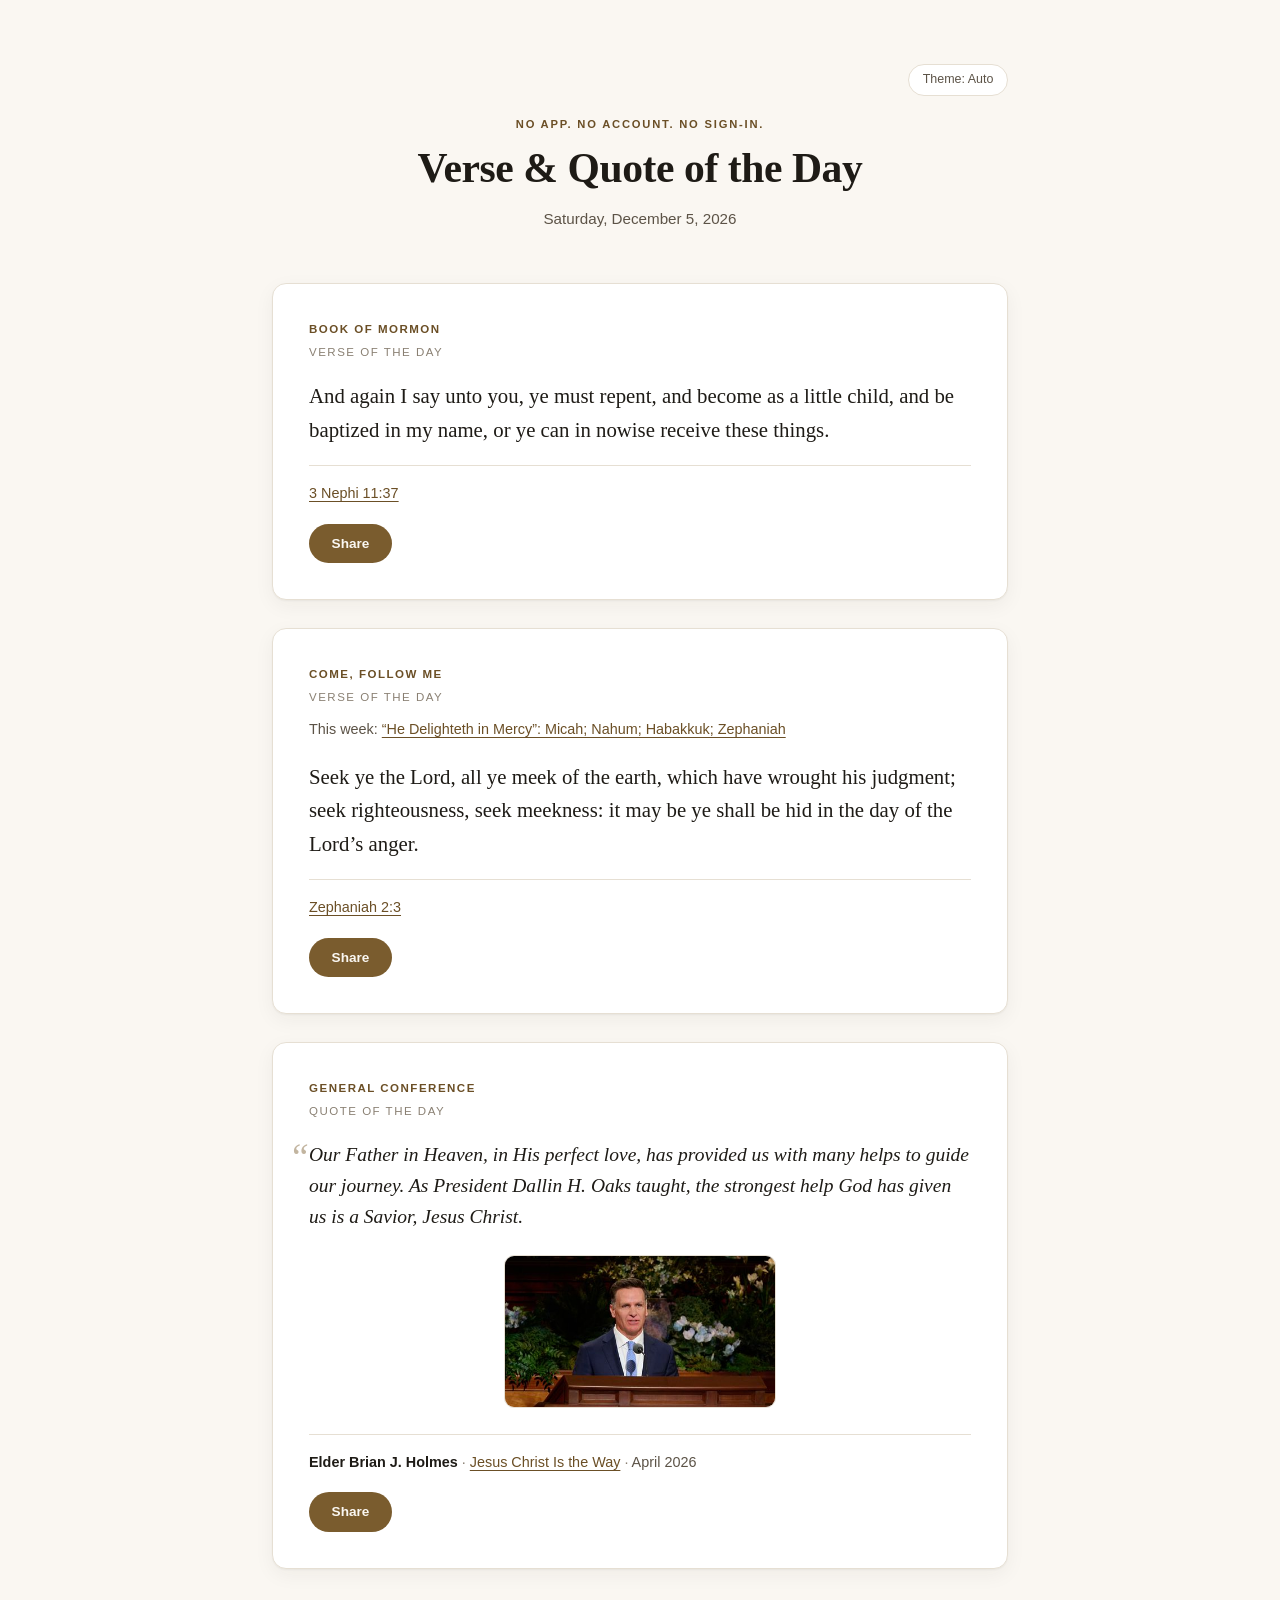
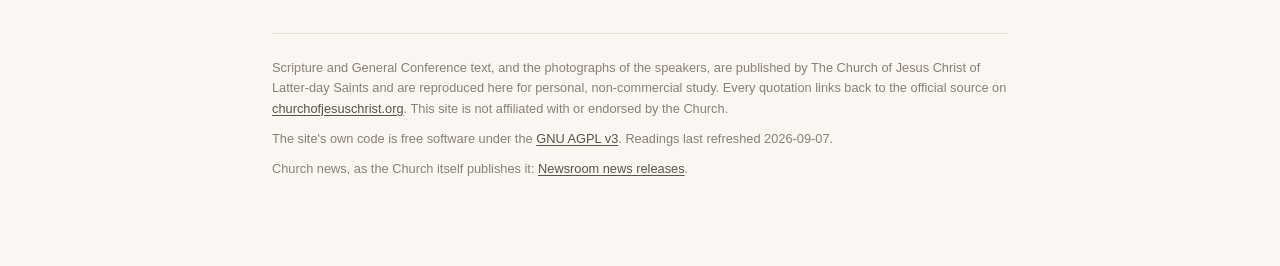
<file: index.html>
<!DOCTYPE html>
<!--
  Generated by tools/build_daily.py from tools/template.html -- edit the
  template, not this file.

  Today's readings are baked into the markup below, so the page is complete
  before any script runs. The script is enhancement only: it corrects the day
  for readers whose local date differs from the date this page was built for.
-->
<html lang="en">
<head>
<meta charset="utf-8">
<meta name="viewport" content="width=device-width, initial-scale=1">
<title>Verse &amp; Quote of the Day</title>
<meta name="description" content="A daily Book of Mormon verse, a Come, Follow Me verse, and a General Conference quote. No app, no account, no sign-in.">
<meta name="color-scheme" content="light dark">
<!-- The browser's own chrome -- the address bar on a phone -- painted the
     page's paper colour, one per scheme. These are the two --paper values in
     assets/style.css; assets/app.js repaints them when the reader overrides
     the system theme, so keep the three in step. -->
<meta name="theme-color" content="#faf7f2" media="(prefers-color-scheme: light)">
<meta name="theme-color" content="#16171a" media="(prefers-color-scheme: dark)">
<link rel="canonical" href="https://bell-kevin.github.io/verse/">
<!-- What a pasted link to this page unfurls as. The image is the site's own
     mark, not the day's reading: a preview is fetched once and cached by
     whoever renders it, so it could not keep up with the day anyway. -->
<meta property="og:type" content="website">
<meta property="og:url" content="https://bell-kevin.github.io/verse/">
<meta property="og:title" content="Verse &amp; Quote of the Day">
<meta property="og:description" content="A daily Book of Mormon verse, a Come, Follow Me verse, and a General Conference quote. No app, no account, no sign-in.">
<meta property="og:image" content="https://bell-kevin.github.io/verse/assets/og.png">
<meta property="og:image:width" content="1200">
<meta property="og:image:height" content="630">
<meta property="og:image:alt" content="A sunrise over an open book, and the words Verse and Quote of the Day">
<meta name="twitter:card" content="summary_large_image">
<link rel="stylesheet" href="assets/style.css">
<!-- Keep this fingerprinted, multi-frame ICO as the only rel=icon. Firefox
     retains removed bookmark SVGs for days and prefers SVG if both are listed. -->
<link rel="icon" type="image/x-icon" sizes="16x16 32x32 48x48 64x64" href="assets/favicon-9478355d.ico">
<script>
/* Apply a saved theme choice before the page is first painted, so a reader who
   has overridden the system setting never sees the other theme flash past.
   Small enough to inline; the rest of the toggle lives in assets/app.js. */
try {
  var saved = localStorage.getItem("theme");
  if (saved === "light" || saved === "dark") {
    document.documentElement.setAttribute("data-theme", saved);
  }
} catch (e) { /* storage blocked -- follow the system setting, as before */ }
</script>
</head>
<body data-built-for="2026-09-09">

<div class="toolbar">
  <button type="button" id="theme-toggle" class="theme-toggle" hidden>Theme: <span id="theme-mode" aria-live="polite">Auto</span></button>
</div>

<header class="masthead">
  <p class="eyebrow">No app. No account. No sign-in.</p>
  <h1>Verse &amp; Quote of the Day</h1>
  <p class="today"><time id="today-date" datetime="2026-09-09">Wednesday, September 9, 2026</time></p>
</header>

<main id="cards">

  <section class="card" id="card-bom">
    <h2 class="card__label">Book of Mormon <span>Verse of the Day</span></h2>
    <blockquote class="scripture" id="bom-text">And again I say unto you, ye must repent, and be baptized in my name, and become as a little child, or ye can in nowise inherit the kingdom of God.</blockquote>
    <p class="ref"><a id="bom-link" href="https://www.churchofjesuschrist.org/study/scriptures/bofm/3-ne/11?lang=eng&amp;id=p38#p37" target="_blank" rel="noopener noreferrer"><cite id="bom-ref">3 Nephi 11:38</cite></a></p>
    <button type="button" class="share" id="share-bom" hidden>Share</button>
    <details class="share-fallback" id="share-fallback-bom">
      <summary>Share</summary>
      <label class="share-fallback__hint" for="share-payload-bom">Copy it, to send it any way you like:</label>
      <textarea class="share-fallback__text" id="share-payload-bom" rows="10" readonly spellcheck="false">And again I say unto you, ye must repent, and be baptized in my name, and become as a little child, or ye can in nowise inherit the kingdom of God.

3 Nephi 11:38

https://www.churchofjesuschrist.org/study/scriptures/bofm/3-ne/11?lang=eng&amp;id=p38#p37</textarea>
    </details>
  </section>

  <section class="card" id="card-cfm">
    <h2 class="card__label">Come, Follow Me <span>Verse of the Day</span></h2>
    <p class="week">This week: <a id="cfm-week-link" href="https://www.churchofjesuschrist.org/study/manual/come-follow-me-for-home-and-church-old-testament-2026/37?lang=eng" target="_blank" rel="noopener noreferrer"><span id="cfm-week">“He Shall Direct Thy Paths”: Proverbs 1–4; 15–16; 22; 31; Ecclesiastes 1–3; 11–12</span></a></p>
    <blockquote class="scripture" id="cfm-text">By mercy and truth iniquity is purged: and by the fear of the Lord men depart from evil.</blockquote>
    <p class="ref"><a id="cfm-link" href="https://www.churchofjesuschrist.org/study/scriptures/ot/prov/16?lang=eng&amp;id=p6#p5" target="_blank" rel="noopener noreferrer"><cite id="cfm-ref">Proverbs 16:6</cite></a></p>
    <button type="button" class="share" id="share-cfm" hidden>Share</button>
    <details class="share-fallback" id="share-fallback-cfm">
      <summary>Share</summary>
      <label class="share-fallback__hint" for="share-payload-cfm">Copy it, to send it any way you like:</label>
      <textarea class="share-fallback__text" id="share-payload-cfm" rows="10" readonly spellcheck="false">By mercy and truth iniquity is purged: and by the fear of the Lord men depart from evil.

Proverbs 16:6

https://www.churchofjesuschrist.org/study/scriptures/ot/prov/16?lang=eng&amp;id=p6#p5</textarea>
    </details>
  </section>

  <section class="card" id="card-quote">
    <h2 class="card__label">General Conference <span>Quote of the Day</span></h2>
    <blockquote class="quote" id="quote-text">By motivating, teaching, and encouraging our young people to receive the holy name of Jesus Christ in their hearts and minds, to joyfully take up the cross of Christ, and to walk in holiness as His disciples and emissaries.</blockquote>
    <figure class="portrait" id="quote-portrait">
      <img id="quote-photo" src="assets/speakers/2026-04-23stevenson.jpg" alt="Elder Gary E. Stevenson speaking at general conference" width="480" height="270" loading="lazy" decoding="async">
    </figure>
    <p class="ref">
      <span id="quote-speaker" class="speaker">Elder Gary E. Stevenson</span><a id="quote-link" href="https://www.churchofjesuschrist.org/study/general-conference/2026/04/23stevenson?lang=eng&amp;id=p_pcTYV#p_sz1w5" target="_blank" rel="noopener noreferrer"><cite id="quote-talk">Lost Luggage, Redeemed Souls</cite></a><span id="quote-session" class="session">April 2026</span>
    </p>
    <button type="button" class="share" id="share-quote" hidden>Share</button>
    <details class="share-fallback" id="share-fallback-quote">
      <summary>Share</summary>
      <label class="share-fallback__hint" for="share-payload-quote">Copy it, to send it any way you like:</label>
      <textarea class="share-fallback__text" id="share-payload-quote" rows="10" readonly spellcheck="false">By motivating, teaching, and encouraging our young people to receive the holy name of Jesus Christ in their hearts and minds, to joyfully take up the cross of Christ, and to walk in holiness as His disciples and emissaries.

Elder Gary E. Stevenson

https://www.churchofjesuschrist.org/study/general-conference/2026/04/23stevenson?lang=eng&amp;id=p_pcTYV#p_sz1w5</textarea>
    </details>
  </section>

  <section class="card card--notice" id="card-error" hidden>
    <h2>Couldn't load today's readings</h2>
    <p id="error-detail"></p>
  </section>
</main>

<footer class="colophon">
  <p>Scripture and General Conference text, and the photographs of the
     speakers, are published by
     The Church of Jesus Christ of Latter-day Saints and are reproduced here for
     personal, non-commercial study. Every quotation links back to the official
     source on
     <a href="https://www.churchofjesuschrist.org/study" target="_blank" rel="noopener noreferrer">churchofjesuschrist.org</a>.
     This site is not affiliated with or endorsed by the Church.</p>
  <p>The site's own code is free software under the
     <a href="https://github.com/bell-kevin/verse" target="_blank" rel="noopener noreferrer">GNU AGPL v3</a>.
     <span id="generated" class="generated">Readings last refreshed 2026-09-07.</span></p>
  <p>Church news, as the Church itself publishes it:
     <a href="https://newsroom.churchofjesuschrist.org/news-releases" target="_blank" rel="noopener noreferrer">Newsroom news releases</a>.</p>
</footer>

<script src="assets/app.js"></script>
</body>
</html>
</file>
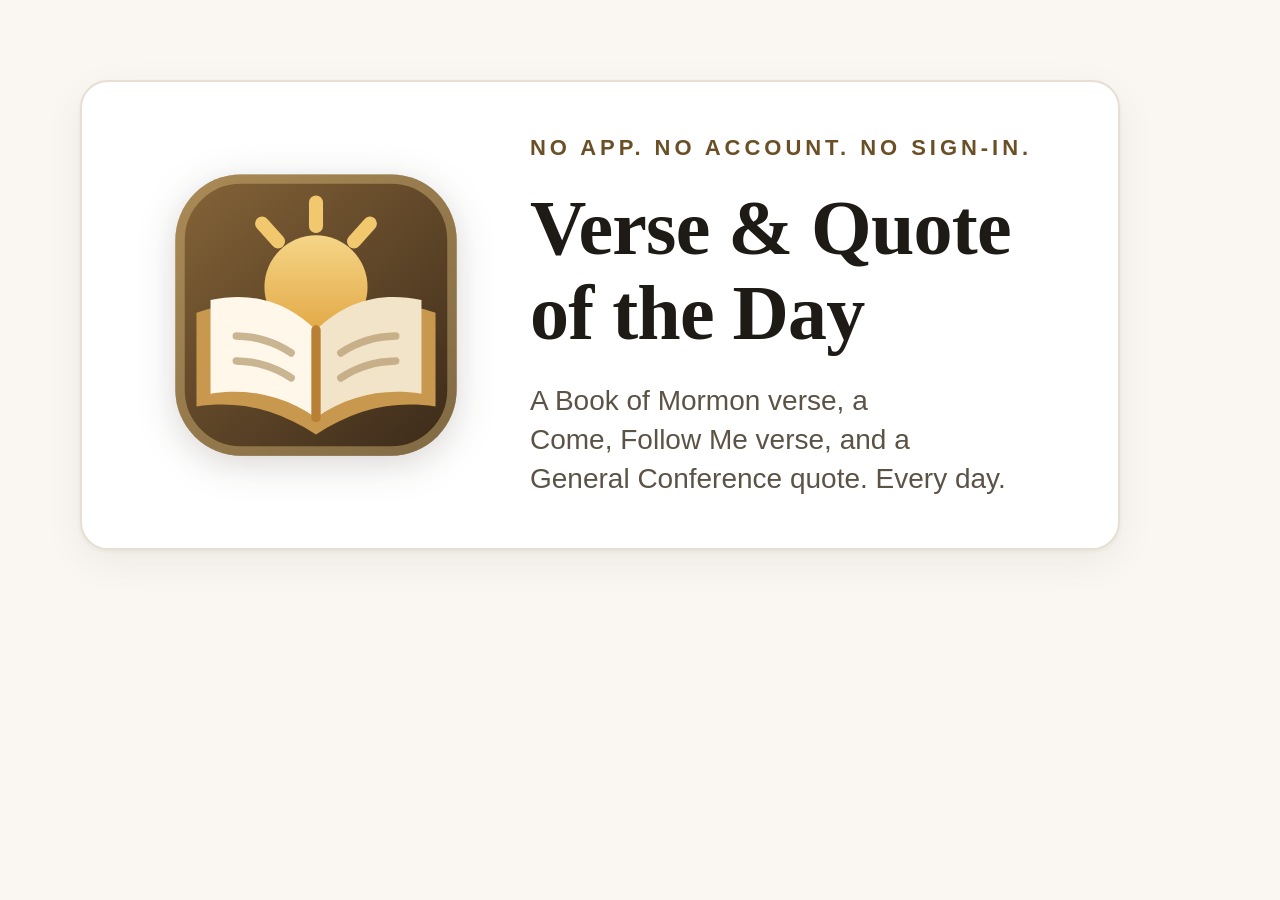
<file: tools/og-card.html>
<!DOCTYPE html>
<!--
  The link-preview card: what a pasted link to the site unfurls as, named by
  the og:image meta in tools/template.html. assets/og.png is a 1200x630
  screenshot of this page, so this file is the source and that one is the
  build. To render it again after a change, from the repository root:

    "C:\Program Files (x86)\Microsoft\Edge\Application\msedge.exe" ^
      --headless=new --disable-gpu --hide-scrollbars --window-size=1200,630 ^
      --screenshot=assets\og.png "file:///%CD%/tools/og-card.html"

  Any Chromium will do the same with the same flags. The mark is the favicon's
  artwork, tools/favicon.svg, pasted in; the colours and faces are the site's
  own, from assets/style.css.
-->
<html lang="en"><head><meta charset="utf-8">
<title>Verse &amp; Quote of the Day</title>
<style>
  html, body { margin: 0; width: 1200px; height: 630px; overflow: hidden; }
  body {
    background: #faf7f2; color: #1e1b16;
    font: 400 16px/1.5 "Segoe UI", -apple-system, Roboto, Arial, sans-serif;
    display: flex; align-items: center; justify-content: center;
  }
  .card {
    width: 1040px; height: 470px; box-sizing: border-box;
    background: #fff; border: 2px solid #e6dfd3; border-radius: 28px;
    box-shadow: 0 2px 4px rgba(40,30,15,.05), 0 12px 40px rgba(40,30,15,.06);
    display: flex; align-items: center; gap: 64px; padding: 0 84px;
  }
  .mark { flex: none; filter: drop-shadow(0 8px 18px rgba(40,30,15,.18)); }
  .eyebrow {
    margin: 0 0 22px; font-size: 22px; font-weight: 600; letter-spacing: .18em;
    text-transform: uppercase; color: #6b4f26;
  }
  h1 {
    margin: 0; font-family: Georgia, "Times New Roman", serif; font-weight: 600;
    font-size: 78px; line-height: 1.08; letter-spacing: -.01em;
  }
  p.sub { margin: 26px 0 0; font-size: 28px; line-height: 1.4; color: #5c5347; }
</style></head>
<body>
  <div class="card">
    <svg xmlns="http://www.w3.org/2000/svg" viewBox="0 0 64 64" width="300" height="300" class="mark">
      <defs>
        <linearGradient id="tile" x1="8" y1="5" x2="56" y2="59" gradientUnits="userSpaceOnUse">
          <stop stop-color="#806036"/>
          <stop offset="1" stop-color="#3f2d1b"/>
        </linearGradient>
        <linearGradient id="sun" x1="32" y1="12" x2="32" y2="35" gradientUnits="userSpaceOnUse">
          <stop stop-color="#f8dc91"/>
          <stop offset="1" stop-color="#e3aa48"/>
        </linearGradient>
      </defs>

      <!-- A sunrise over an open book: one small mark for "daily reading." -->
      <rect x="2" y="2" width="60" height="60" rx="14" fill="url(#tile)"/>
      <rect x="3" y="3" width="58" height="58" rx="13" fill="none" stroke="#d8b878" stroke-opacity=".45" stroke-width="2"/>

      <g fill="none" stroke="#f1c86e" stroke-linecap="round" stroke-width="3">
        <path d="M32 8v5"/>
        <path d="m20.5 12.5 3.4 3.8"/>
        <path d="m43.5 12.5-3.4 3.8"/>
      </g>
      <circle cx="32" cy="26" r="11" fill="url(#sun)"/>

      <!-- The gold edge is the book's cover; the cream shapes are its pages. -->
      <path fill="#c7984d" d="M6.5 31.5c9.6-3.1 18-1.6 25.5 4.7 7.5-6.3 15.9-7.8 25.5-4.7v20c-9.1-1.3-17.1.5-25.5 6-8.4-5.5-16.4-7.3-25.5-6z"/>
      <path fill="#fff8ea" d="M9.5 28.8c8.5-1.8 16.1.1 22.5 6.4v18.7c-6.8-4.7-14.3-6.4-22.5-5.1z"/>
      <path fill="#f2e4c9" d="M54.5 28.8c-8.5-1.8-16.1.1-22.5 6.4v18.7c6.8-4.7 14.3-6.4 22.5-5.1z"/>

      <!-- The sunbeam becomes the book's center fold. -->
      <path d="M32 35.2v18.7" fill="none" stroke="#b98035" stroke-linecap="round" stroke-width="2"/>
      <g fill="none" stroke="#b79c71" stroke-linecap="round" stroke-width="1.6" opacity=".72">
        <path d="M15 36.5c4.5.1 8.3 1.3 11.7 3.6"/>
        <path d="M15 41.8c4.5.1 8.3 1.3 11.7 3.6"/>
        <path d="M49 36.5c-4.5.1-8.3 1.3-11.7 3.6"/>
        <path d="M49 41.8c-4.5.1-8.3 1.3-11.7 3.6"/>
      </g>
    </svg>
    <div>
      <p class="eyebrow">No app. No account. No sign-in.</p>
      <h1>Verse &amp; Quote<br>of the Day</h1>
      <p class="sub">A Book of Mormon verse, a Come,&nbsp;Follow&nbsp;Me verse, and a General&nbsp;Conference quote. Every&nbsp;day.</p>
    </div>
  </div>
</body></html>
</file>
<file: assets/style.css>
/* Verse & Quote of the Day
   Copyright (C) 2026  Kevin Bell
   Licensed under the GNU Affero General Public License v3 or later. */

:root {
  --paper:      #faf7f2;
  --card:       #ffffff;
  --ink:        #1e1b16;
  --ink-soft:   #5c5347;
  --ink-faint:  #8a8073;
  --rule:       #e6dfd3;
  --accent:     #7a5c2e;
  --accent-ink: #6b4f26;
  --shadow:     0 1px 2px rgba(40, 30, 15, .05), 0 6px 20px rgba(40, 30, 15, .05);
}

/* The system setting still decides on its own, as it always has -- unless the
   reader has overridden it, which is what data-theme on <html> records. */
@media (prefers-color-scheme: dark) {
  :root:not([data-theme="light"]) {
    --paper:      #16171a;
    --card:       #1d1f23;
    --ink:        #ece8e1;
    --ink-soft:   #b3ada3;
    --ink-faint:  #857f76;
    --rule:       #2e3238;
    --accent:     #d8b878;
    --accent-ink: #e6c88a;
    --shadow:     0 1px 2px rgba(0, 0, 0, .3), 0 6px 20px rgba(0, 0, 0, .28);
  }
}

/* Chosen dark, on a system set to light. Keep this palette identical to the
   one above -- they are the same theme reached two different ways. */
:root[data-theme="dark"] {
  --paper:      #16171a;
  --card:       #1d1f23;
  --ink:        #ece8e1;
  --ink-soft:   #b3ada3;
  --ink-faint:  #857f76;
  --rule:       #2e3238;
  --accent:     #d8b878;
  --accent-ink: #e6c88a;
  --shadow:     0 1px 2px rgba(0, 0, 0, .3), 0 6px 20px rgba(0, 0, 0, .28);
}

/* Tell the browser too, so its own furniture -- scrollbars, form controls,
   the canvas behind the page -- follows the choice rather than the system. */
:root[data-theme="light"] { color-scheme: light; }
:root[data-theme="dark"]  { color-scheme: dark; }

*, *::before, *::after { box-sizing: border-box; }

body {
  margin: 0;
  padding: clamp(1.5rem, 5vw, 4rem) 1.25rem clamp(3rem, 6vw, 5rem);
  background: var(--paper);
  color: var(--ink);
  font: 400 16px/1.6 -apple-system, BlinkMacSystemFont, "Segoe UI", Roboto,
        "Helvetica Neue", Arial, sans-serif;
  -webkit-text-size-adjust: 100%;
  text-rendering: optimizeLegibility;
}

/* ---------- theme toggle ---------- */

/* Hidden in the markup and revealed by the script, so a reader without
   JavaScript is not shown a button that cannot do anything. */
.toolbar {
  max-width: 46rem;
  margin: 0 auto clamp(.75rem, 2vw, 1.25rem);
  display: flex;
  justify-content: flex-end;
}

.theme-toggle {
  font: inherit;
  font-size: .78rem;
  padding: .3rem .85rem;
  color: var(--ink-soft);
  background: var(--card);
  border: 1px solid var(--rule);
  border-radius: 999px;
  cursor: pointer;
}

.theme-toggle:hover {
  color: var(--ink);
  border-color: var(--ink-faint);
}

/* ---------- masthead ---------- */

.masthead {
  max-width: 46rem;
  margin: 0 auto clamp(2rem, 5vw, 3.25rem);
  text-align: center;
}

.eyebrow {
  margin: 0 0 .75rem;
  font-size: .7rem;
  font-weight: 600;
  letter-spacing: .16em;
  text-transform: uppercase;
  color: var(--accent-ink);
}

.masthead h1 {
  margin: 0;
  font-family: Georgia, "Iowan Old Style", "Times New Roman", serif;
  font-size: clamp(1.75rem, 5.5vw, 2.6rem);
  font-weight: 600;
  letter-spacing: -.01em;
  line-height: 1.15;
}

.today {
  margin: .85rem 0 0;
  color: var(--ink-soft);
  font-size: .95rem;
}

/* ---------- cards ---------- */

#cards {
  max-width: 46rem;
  margin: 0 auto;
  display: flex;
  flex-direction: column;
  gap: clamp(1.25rem, 3vw, 1.75rem);
}

.card {
  background: var(--card);
  border: 1px solid var(--rule);
  border-radius: 14px;
  padding: clamp(1.4rem, 4vw, 2.25rem);
  box-shadow: var(--shadow);
}

.card__label {
  margin: 0 0 1.15rem;
  font-size: .72rem;
  font-weight: 700;
  letter-spacing: .13em;
  text-transform: uppercase;
  color: var(--accent-ink);
}

.card__label span {
  display: block;
  margin-top: .25rem;
  font-weight: 500;
  color: var(--ink-faint);
}

.week {
  margin: -.4rem 0 1.15rem;
  font-size: .9rem;
  color: var(--ink-soft);
}

/* ---------- the readings ---------- */

blockquote {
  margin: 0;
  font-family: Georgia, "Iowan Old Style", "Times New Roman", serif;
  hyphens: auto;
}

.scripture {
  font-size: clamp(1.1rem, 2.6vw, 1.3rem);
  line-height: 1.62;
}

/* A scripture mastery passage is quoted whole, however many verses it runs to,
   because the verses of one teach as a piece -- Moroni 7:45's account of what
   charity does only lands with 7:47's "charity is the pure love of Christ"
   after it. A long one is set a step smaller so it still reads as a single
   block on a phone rather than filling the screen. */
.scripture--long {
  font-size: clamp(1rem, 2.3vw, 1.12rem);
  line-height: 1.58;
}

.quote {
  font-size: clamp(1.05rem, 2.4vw, 1.22rem);
  line-height: 1.6;
  font-style: italic;
}

/* A hanging open-quote, kept out of the text flow so it never shifts the
   first line's left edge. */
.quote::before {
  content: "\201C";
  position: absolute;
  margin-left: -.55em;
  color: var(--accent);
  opacity: .45;
  font-size: 1.9em;
  line-height: 1;
}

/* The speaker, photographed giving the talk the quote is taken from. Sized in
   rems and given its aspect ratio up front so the card does not jump when the
   photo arrives. */
.portrait {
  margin: 1.4rem 0 0;
  text-align: center;
}

.portrait img {
  width: 100%;
  max-width: 17rem;
  height: auto;
  aspect-ratio: 16 / 9;
  object-fit: cover;
  border-radius: 10px;
  border: 1px solid var(--rule);
  background: var(--rule);
}

.ref {
  margin: 1.15rem 0 0;
  padding-top: 1rem;
  border-top: 1px solid var(--rule);
  font-size: .9rem;
  color: var(--ink-soft);
}

.ref cite { font-style: normal; }

/* Non-breaking spaces around the separators: ordinary spaces at an element
   boundary get collapsed away, which closes the gap up. */
.speaker { font-weight: 600; color: var(--ink); }
.speaker::after { content: "\00A0\00B7\00A0"; font-weight: 400; color: var(--ink-faint); }
.session::before { content: "\00A0\00B7\00A0"; color: var(--ink-faint); }

a {
  color: var(--accent-ink);
  text-underline-offset: .18em;
  text-decoration-thickness: 1px;
}
a:hover { text-decoration-thickness: 2px; }

a:focus-visible, :focus-visible {
  outline: 2px solid var(--accent);
  outline-offset: 3px;
  border-radius: 3px;
}

/* ---------- share ---------- */

/* Two ways to the same offer, so they are given the same pill: the button,
   hidden in the markup and revealed by the script, which opens the reader's
   share sheet; and the block underneath it, which is the whole of sharing for
   a reader with JavaScript switched off and which the script puts away when
   the button comes up. Both themes put the page's own background colour on
   the accent, which stays legible whichever way round they are. */
.share,
.share-fallback > summary {
  margin: 1.15rem 0 0;
  font: inherit;
  font-size: .85rem;
  font-weight: 600;
  display: inline-block;
  padding: .5rem 1.35rem;
  color: var(--paper);
  background: var(--accent);
  border: 1px solid transparent;
  border-radius: 999px;
  cursor: pointer;
}

/* An author `display` beats the browser's own rule for [hidden], so the
   attribute needs saying again here or the button shows through. */
.share[hidden], .share-fallback[hidden] { display: none; }

.share:hover,
.share-fallback > summary:hover { background: var(--accent-ink); }

/* The disclosure triangle would sit outside the pill. Taking `display` off
   `list-item` is what removes it in most browsers; Safari wants its own
   pseudo-element told as well. */
.share-fallback > summary { list-style: none; }
.share-fallback > summary::-webkit-details-marker { display: none; }

.share-fallback__hint {
  display: block;
  margin: 1rem 0 .4rem;
  font-size: .8rem;
  color: var(--ink-soft);
}

/* The passage as it will be pasted, in a field rather than as prose, because
   a field is the one thing a browser lets you select the whole of and copy
   without a script -- a long press on a phone, ctrl-A on a keyboard. */
.share-fallback__text {
  display: block;
  width: 100%;
  font: inherit;
  font-size: .85rem;
  line-height: 1.55;
  padding: .7rem .8rem;
  color: var(--ink);
  background: var(--paper);
  border: 1px solid var(--rule);
  border-radius: 10px;
  resize: vertical;
}

/* ---------- notices ---------- */

.card--notice { border-style: dashed; box-shadow: none; }

.card--notice h2 {
  margin: 0 0 .6rem;
  font-size: 1rem;
  font-weight: 600;
}

.card--notice p { margin: 0; color: var(--ink-soft); font-size: .93rem; }

/* ---------- colophon ---------- */

.colophon {
  max-width: 46rem;
  margin: clamp(2.5rem, 6vw, 4rem) auto 0;
  padding-top: 1.5rem;
  border-top: 1px solid var(--rule);
  color: var(--ink-faint);
  font-size: .8rem;
  line-height: 1.6;
}

.colophon p { margin: 0 0 .6rem; }
.colophon a { color: var(--ink-soft); }
.generated { white-space: nowrap; }

@media (prefers-reduced-motion: no-preference) {
  .card { animation: rise .45s ease-out both; }
  .card:nth-of-type(2) { animation-delay: .06s; }
  .card:nth-of-type(3) { animation-delay: .12s; }
  @keyframes rise {
    from { opacity: 0; transform: translateY(6px); }
    to   { opacity: 1; transform: none; }
  }
}

@media print {
  body { background: #fff; color: #000; padding: 0; }
  .card { border: none; box-shadow: none; page-break-inside: avoid; }
  .eyebrow, .colophon, .toolbar, .share, .share-fallback { display: none; }
}
</file>
